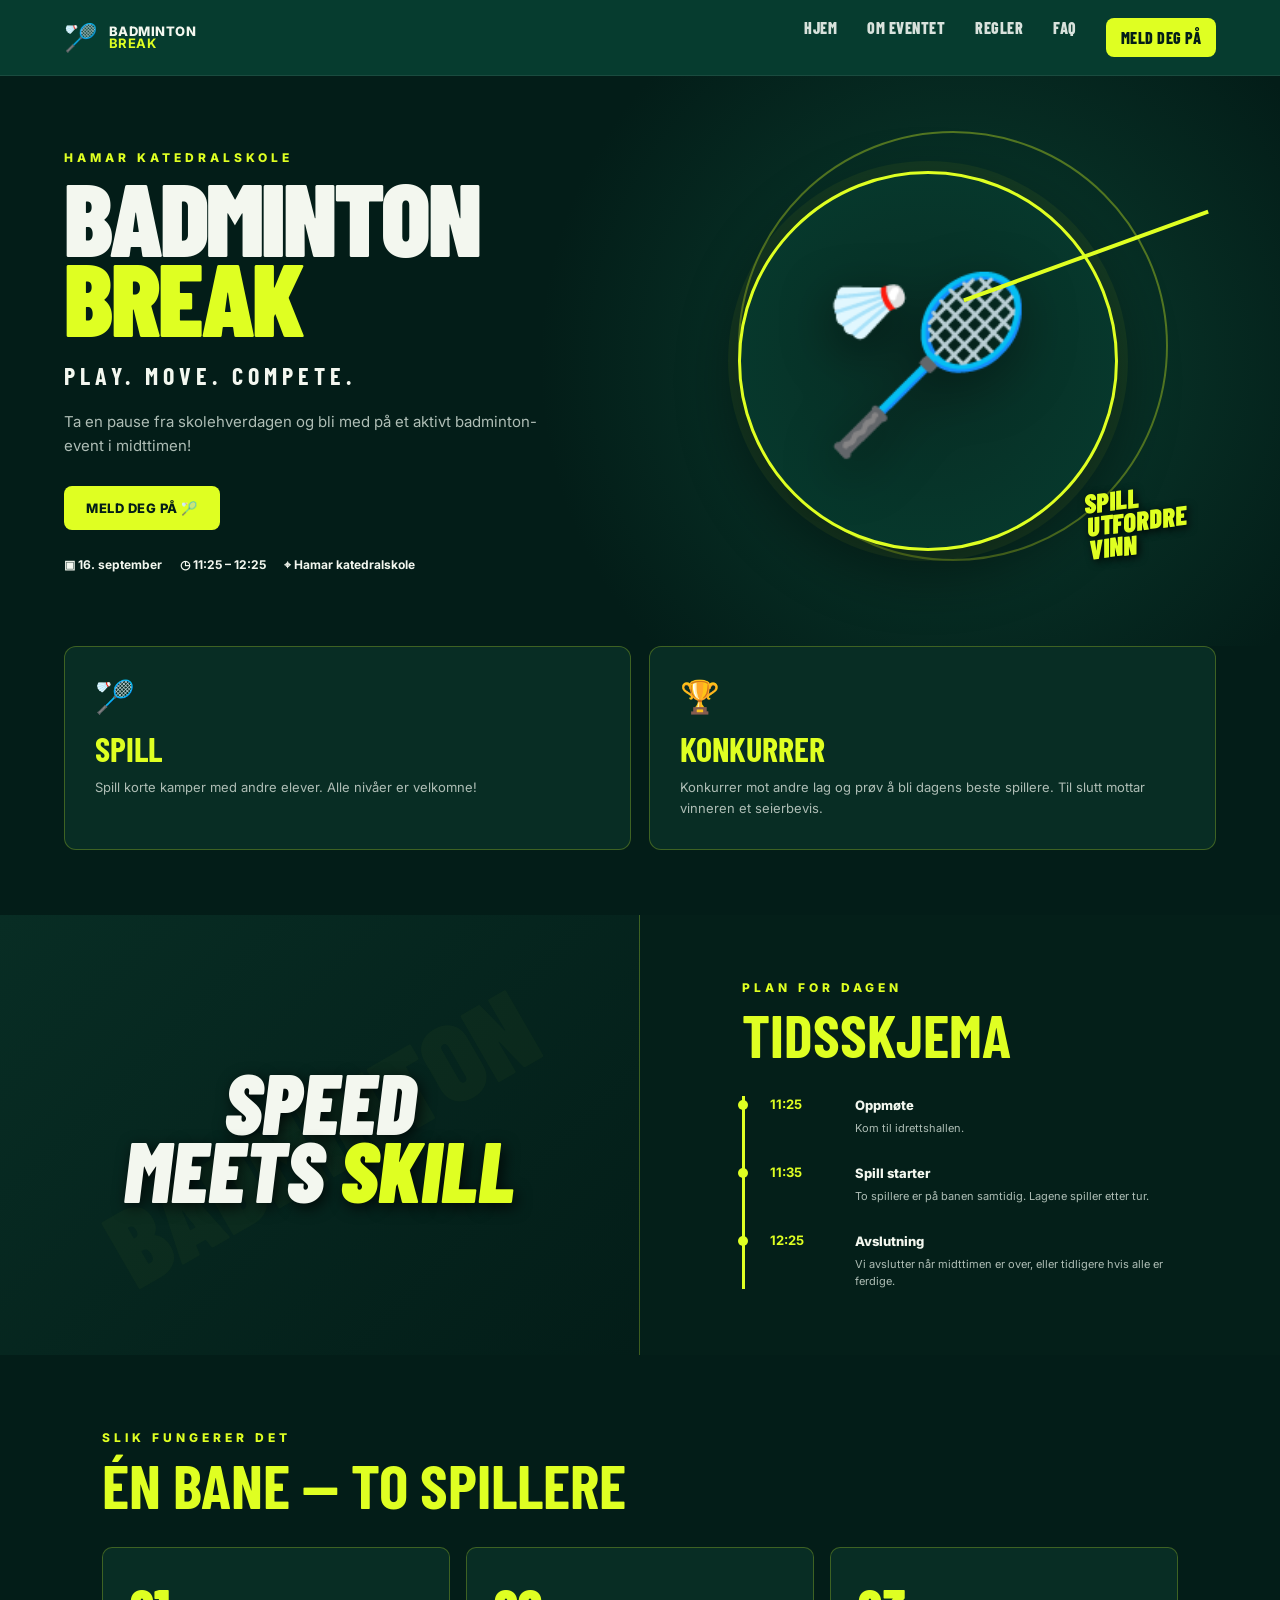
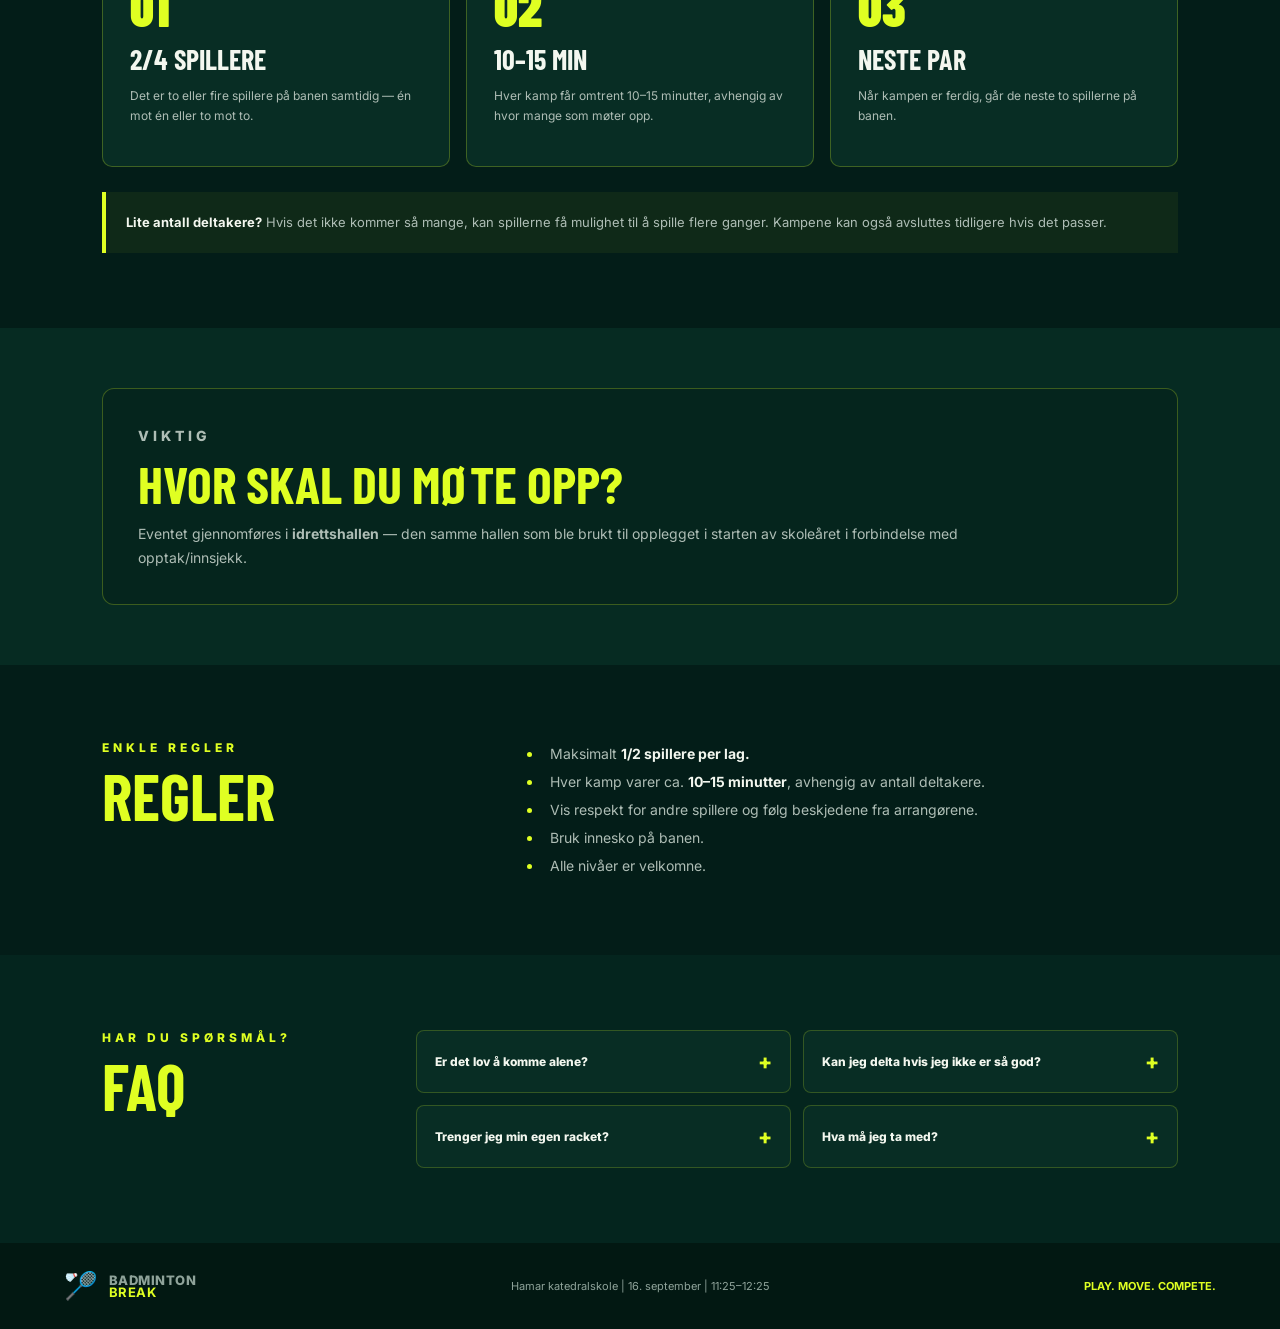
<file: index.html>
<!DOCTYPE html>
<html lang="no">
<head>
<meta charset="UTF-8">
<meta name="viewport" content="width=device-width, initial-scale=1.0">
<title>Badminton Break — Hamar Katedralskole</title>
<link rel="preconnect" href="https://fonts.googleapis.com">
<link rel="preconnect" href="https://fonts.gstatic.com" crossorigin>
<link href="https://fonts.googleapis.com/css2?family=Barlow+Condensed:ital,wght@0,600;0,700;0,800;0,900;1,900&family=Inter:wght@400;500;600;700;800&display=swap" rel="stylesheet">
<link rel="stylesheet" href="style.css">
</head>
<body>

<header class="nav">
<a class="logo" href="#home"><span class="logo-mark">🏸</span><span>BADMINTON<br><b>BREAK</b></span></a>
<nav>
<a href="#home">HJEM</a>
<a href="#event">OM EVENTET</a>
<a href="#rules">REGLER</a>
<a href="#faq">FAQ</a>
<a class="nav-cta" href="regestrasjon.html">MELD DEG PÅ</a>
</nav>
</header>

<main>
<section class="hero" id="home">
<div class="hero-copy">
<p class="eyebrow">HAMAR KATEDRALSKOLE</p>
<h1>BADMINTON <span>BREAK</span></h1>
<h2>PLAY. MOVE. COMPETE.</h2>
<p class="lead">Ta en pause fra skolehverdagen og bli med på et aktivt badminton-event i midttimen!</p>
<a class="hero-cta" href="regestrasjon.html">MELD DEG PÅ 🏸</a>
<div class="event-meta">
<span>▣ 16. september</span>
<span>◷ 11:25 – 12:25</span>
<span>⌖ Hamar katedralskole</span>
</div>
</div>
<div class="hero-art">
<div class="hero-graphic">
<span class="badminton-icon">🏸</span>
</div>
<div class="circle"></div>
<div class="speed-line"></div>
<div class="scribble">SPILL<br>UTFORDRE<br>VINN</div>
</div>
</section>

<section class="cards">
<article class="card">
<span class="icon">🏸</span>
<h3>SPILL</h3>
<p>Spill korte kamper med andre elever. Alle nivåer er velkomne!</p>
</article>
<article class="card">
<span class="icon">🏆</span>
<h3>KONKURRER</h3>
<p>Konkurrer mot andre lag og prøv å bli dagens beste spillere. Til slutt mottar vinneren et seierbevis.</p>
</article>
</section>

<section class="split" id="event">
<div class="photo-panel"> 
<div class="photo-overlay">
<p>SPEED</p>
<p>MEETS <span>SKILL</span></p>
</div>
</div>
<div class="schedule">
<p class="eyebrow">PLAN FOR DAGEN</p>
<h2>TIDSSKJEMA</h2>
<div class="timeline">
<div><b>11:25</b><span>Oppmøte<br><small>Kom til idrettshallen.</small></span></div>
<div><b>11:35</b><span>Spill starter<br><small>To spillere er på banen samtidig. Lagene spiller etter tur.</small></span></div>
<div><b>12:25</b><span>Avslutning<br><small>Vi avslutter når midttimen er over, eller tidligere hvis alle er ferdige.</small></span></div>
</div>
</div>
</section>

<section class="rotation">
<p class="eyebrow">SLIK FUNGERER DET</p>
<h2>ÉN BANE — TO SPILLERE</h2>
<div class="rotation-grid">
<article class="rotation-card">
<div class="number">01</div>
<h3>2/4 SPILLERE</h3>
<p>Det er to eller fire spillere på banen samtidig — én mot én eller to mot to.</p>
</article>
<article class="rotation-card">
<div class="number">02</div>
<h3>10–15 MIN</h3>
<p>Hver kamp får omtrent 10–15 minutter, avhengig av hvor mange som møter opp.</p>
</article>
<article class="rotation-card">
<div class="number">03</div>
<h3>NESTE PAR</h3>
<p>Når kampen er ferdig, går de neste to spillerne på banen.</p>
</article>
</div>
<div class="notice">
<b>Lite antall deltakere?</b> Hvis det ikke kommer så mange, kan spillerne få mulighet til å spille flere ganger. Kampene kan også avsluttes tidligere hvis det passer.
</div>
</section>

<section class="location">
<div class="location-box">
<p class="eyebrow">VIKTIG</p>
<h2>HVOR SKAL DU MØTE OPP?</h2>
<p>Eventet gjennomføres i <b>idrettshallen</b> — den samme hallen som ble brukt til opplegget i starten av skoleåret i forbindelse med opptak/innsjekk.</p>
</div>
</section>

<section class="rules" id="rules">
<div>
<p class="eyebrow">ENKLE REGLER</p>
<h2>REGLER</h2>
</div>
<ul>
<li>Maksimalt <b>1/2 spillere per lag.</b></li>
<li>Hver kamp varer ca. <b>10–15 minutter</b>, avhengig av antall deltakere.</li>
<li>Vis respekt for andre spillere og følg beskjedene fra arrangørene.</li>
<li>Bruk innesko på banen.</li>
<li>Alle nivåer er velkomne.</li>
</ul>
</section>

<section class="faq" id="faq">
<div class="faq-title">
<p class="eyebrow">HAR DU SPØRSMÅL?</p>
<h2>FAQ</h2>
</div>
<div class="faq-list">
<details><summary>Er det lov å komme alene?</summary><p>Ja. Du kan komme alene. Vi organiserer lagene når deltakerne møter opp.</p></details>
<details><summary>Kan jeg delta hvis jeg ikke er så god?</summary><p>Ja! Eventet er laget for elever på alle nivåer.</p></details>
<details><summary>Trenger jeg min egen racket?</summary><p>Nei. Vi kommer til å gi deltakerne racketer som kan brukes under eventet.</p></details>
<details><summary>Hva må jeg ta med?</summary><p>Ta med innesko, vannflaske og godt humør.</p></details>
</div>
</section>
</main>

<footer>
<div class="logo"><span class="logo-mark">🏸</span><span>BADMINTON<br><b>BREAK</b></span></div>
<span>Hamar katedralskole | 16. september | 11:25–12:25</span>
<b class="lime">PLAY. MOVE. COMPETE.</b>
</footer>

<script src="script.js" defer></script>
</body>
</html>
</file>
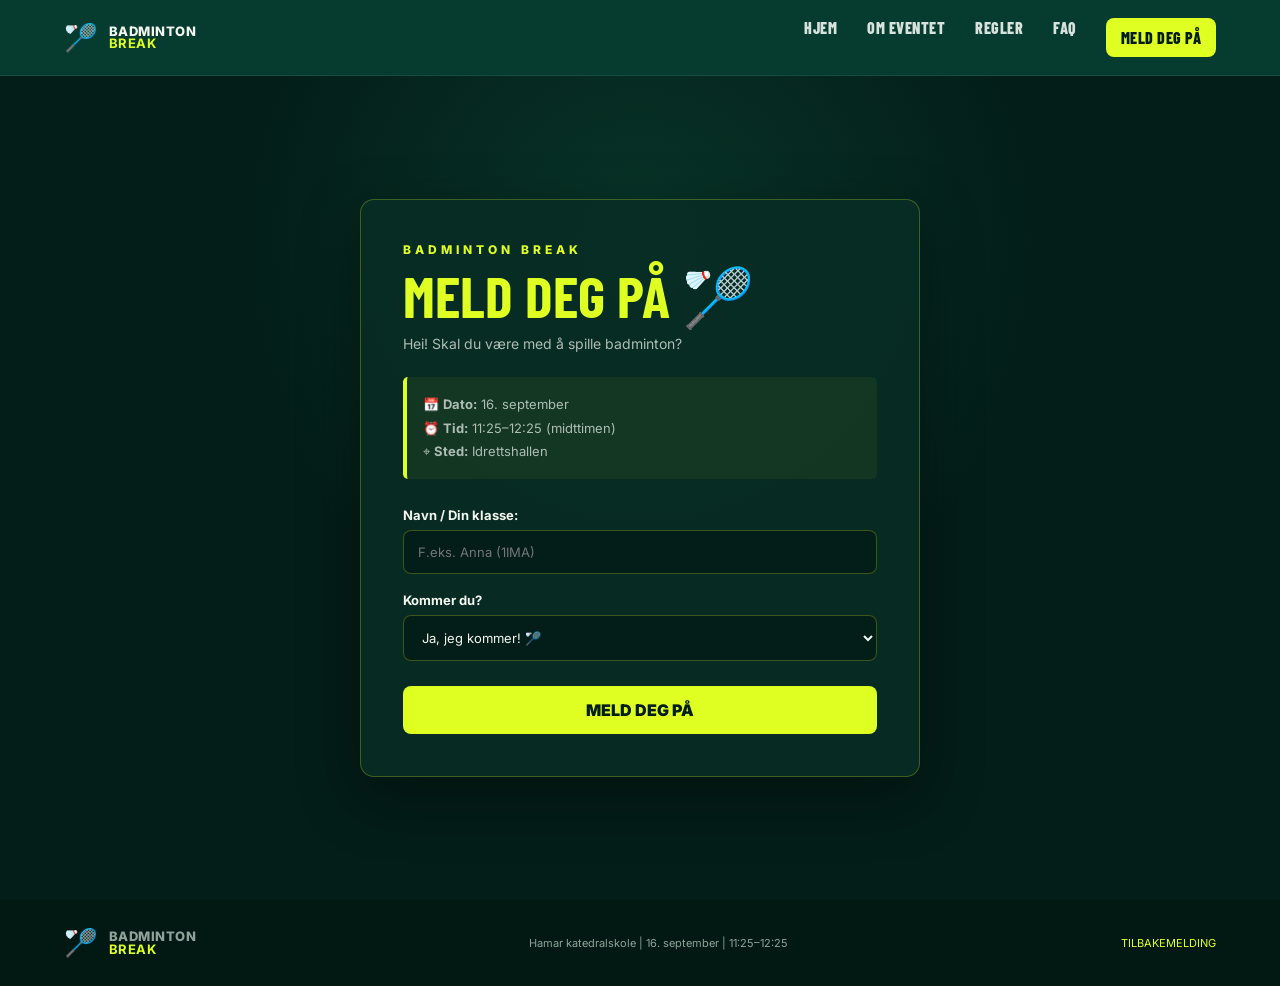
<file: regestrasjon.html>
<!DOCTYPE html>
<html lang="no">
<head>
  <meta charset="UTF-8">
  <meta name="viewport" content="width=device-width, initial-scale=1.0">
  <title>Påmelding — Badminton Break</title>
  <link rel="preconnect" href="https://fonts.googleapis.com">
  <link rel="preconnect" href="https://fonts.gstatic.com" crossorigin>
  <link href="https://fonts.googleapis.com/css2?family=Barlow+Condensed:ital,wght@0,600;0,700;0,800;0,900;1,900&family=Inter:wght@400;500;600;700;800&display=swap" rel="stylesheet">
  <link rel="stylesheet" href="style.css">
</head>
<body>
<header class="nav">
  <a class="logo" href="index.html"><span class="logo-mark">🏸</span><span>BADMINTON<br><b>BREAK</b></span></a>
  <nav>
    <a href="index.html">HJEM</a>
    <a href="index.html#event">OM EVENTET</a>
    <a href="index.html#rules">REGLER</a>
    <a href="index.html#faq">FAQ</a>
    <a class="nav-cta" href="regestrasjon.html">MELD DEG PÅ</a>
  </nav>
</header>

<main class="form-page">
  <section class="form-card">
    <p class="eyebrow">BADMINTON BREAK</p>
    <h1>MELD DEG PÅ 🏸</h1>
    <p class="form-intro">Hei! Skal du være med å spille badminton?</p>
    <div class="event-info">
      📅 <strong>Dato:</strong> 16. september<br>
      ⏰ <strong>Tid:</strong> 11:25–12:25 (midttimen)<br>
      ⌖ <strong>Sted:</strong> Idrettshallen
    </div>

    <form id="regForm" action="https://formspree.io/f/xbgjzaky" method="POST">
      <input type="hidden" name="_subject" value="Badminton Break — Påmelding">
      <label for="name">Navn / Din klasse:</label>
      <input type="text" id="name" name="name" placeholder="F.eks. Anna (1IMA)" required>

      <label for="attendance">Kommer du?</label>
      <select id="attendance" name="attendance" required>
        <option value="Ja, kommer!">Ja, jeg kommer! 🏸</option>
        <option value="Nei, kan ikke">Nei, kan dessverre ikke 😢</option>
      </select>

      <button type="submit">MELD DEG PÅ</button>
    </form>

    <div id="thankYouContainer" class="thank-you-message hidden" aria-live="polite">
      <h2>TAKK FOR SVARET! 🎉</h2>
      <p>Svaret ditt er registrert. Vi gleder oss til 16. september!</p>
      <a class="secondary-button" href="index.html">← Tilbake til hovedsiden</a>
    </div>
  </section>
</main>

<footer>
  <div class="logo"><span class="logo-mark">🏸</span><span>BADMINTON<br><b>BREAK</b></span></div>
  <span>Hamar katedralskole | 16. september | 11:25–12:25</span>
  <a class="lime" href="tilbakemelding.html">TILBAKEMELDING</a>
</footer>

<script src="script.js" defer></script>
<script>
  const form = document.getElementById("regForm");
  const thankYouContainer = document.getElementById("thankYouContainer");

  form.addEventListener("submit", async (event) => {
    event.preventDefault();
    const button = form.querySelector("button");
    button.disabled = true;
    button.textContent = "SENDER...";

    try {
      const response = await fetch(form.action, {
        method: "POST",
        body: new FormData(form),
        headers: { Accept: "application/json" }
      });

      if (!response.ok) throw new Error("Submission failed");
      form.classList.add("hidden");
      thankYouContainer.classList.remove("hidden");
    } catch {
      alert("Noe gikk galt. Prøv igjen.");
      button.disabled = false;
      button.textContent = "MELD DEG PÅ";
    }
  });
</script>
</body>
</html>
</file>
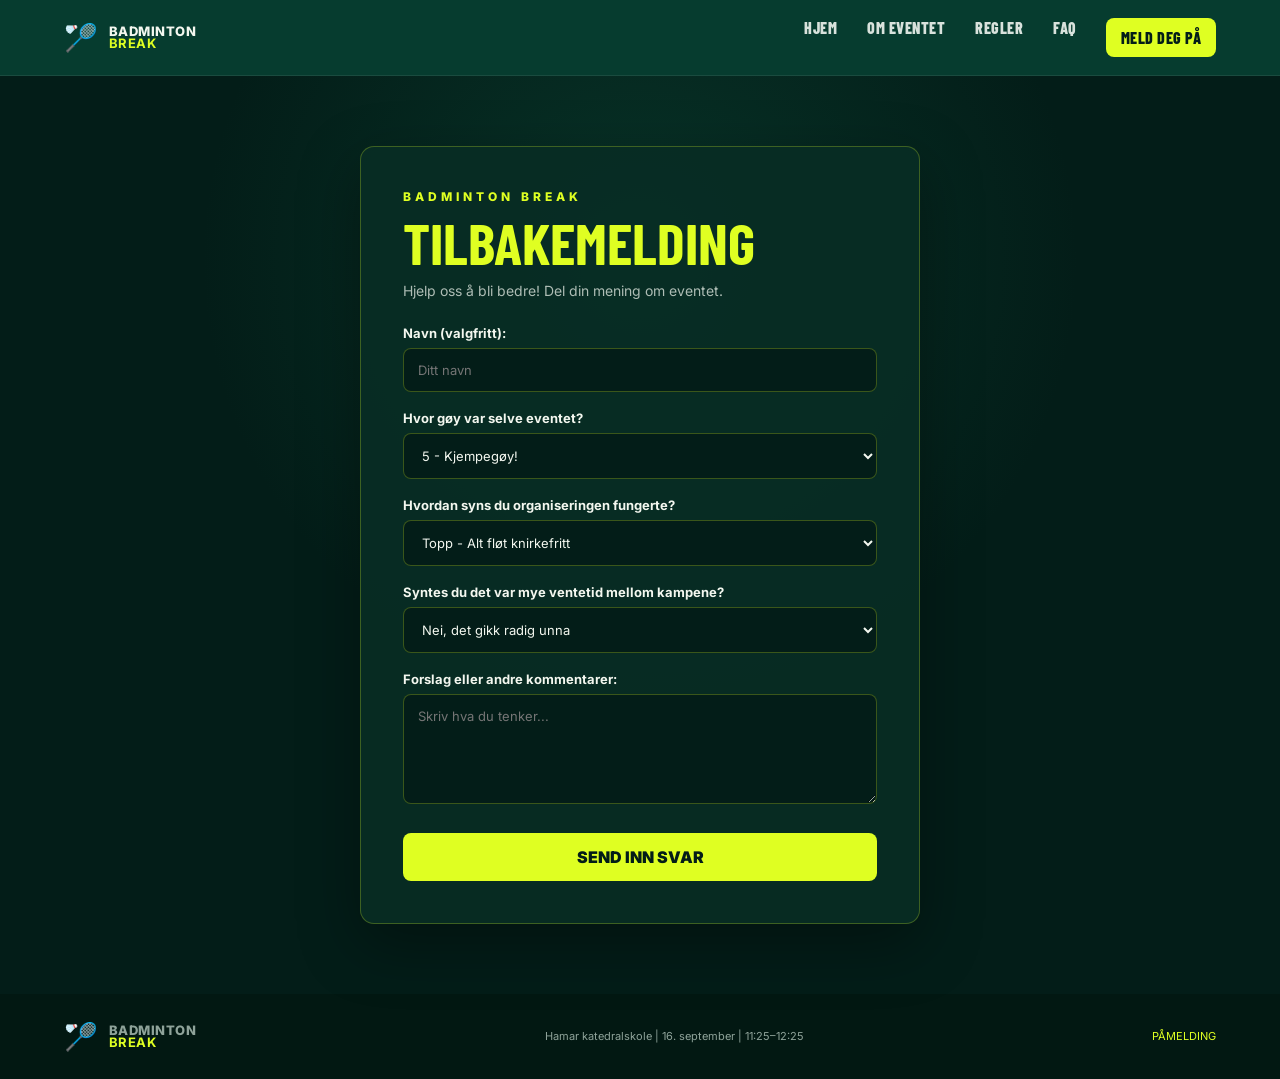
<file: tilbakemelding.html>
<!DOCTYPE html>
<html lang="no">
<head>
  <meta charset="UTF-8">
  <meta name="viewport" content="width=device-width, initial-scale=1.0">
  <title>Tilbakemelding — Badminton Break</title>
  <link rel="preconnect" href="https://fonts.googleapis.com">
  <link rel="preconnect" href="https://fonts.gstatic.com" crossorigin>
  <link href="https://fonts.googleapis.com/css2?family=Barlow+Condensed:ital,wght@0,600;0,700;0,800;0,900;1,900&family=Inter:wght@400;500;600;700;800&display=swap" rel="stylesheet">
  <link rel="stylesheet" href="style.css">
</head>
<body>
<header class="nav">
  <a class="logo" href="index.html"><span class="logo-mark">🏸</span><span>BADMINTON<br><b>BREAK</b></span></a>
  <nav>
    <a href="index.html">HJEM</a>
    <a href="index.html#event">OM EVENTET</a>
    <a href="index.html#rules">REGLER</a>
    <a href="index.html#faq">FAQ</a>
    <a class="nav-cta" href="regestrasjon.html">MELD DEG PÅ</a>
  </nav>
</header>

<main class="form-page">
  <section class="form-card">
    <p class="eyebrow">BADMINTON BREAK</p>
    <h1>TILBAKEMELDING</h1>
    <p class="form-intro">Hjelp oss å bli bedre! Del din mening om eventet.</p>

    <form id="feedbackForm" action="https://formspree.io/f/xaeypdnv" method="POST">
      <input type="hidden" name="_subject" value="Badminton Break — Tilbakemelding">

      <label for="name">Navn (valgfritt):</label>
      <input type="text" id="name" name="name" placeholder="Ditt navn">

      <label for="rating">Hvor gøy var selve eventet?</label>
      <select id="rating" name="rating">
        <option value="5">5 - Kjempegøy!</option>
        <option value="4">4 - Veldig bra</option>
        <option value="3">3 - Helt ok</option>
        <option value="2">2 - Kjedelig</option>
        <option value="1">1 - Dårlig</option>
      </select>

      <label for="organization">Hvordan syns du organiseringen fungerte?</label>
      <select id="organization" name="organization">
        <option value="topp">Topp - Alt fløt knirkefritt</option>
        <option value="ok">Ok - Helt greit organisert</option>
        <option value="darlig">Dårlig - Rotete og uoversiktlig</option>
      </select>

      <label for="waiting">Syntes du det var mye ventetid mellom kampene?</label>
      <select id="waiting" name="waiting">
        <option value="nei">Nei, det gikk radig unna</option>
        <option value="litt">Litt mye venting</option>
        <option value="mye">Ja, alt for mye venting</option>
      </select>

      <label for="comment">Forslag eller andre kommentarer:</label>
      <textarea id="comment" name="comment" placeholder="Skriv hva du tenker..."></textarea>

      <button type="submit">SEND INN SVAR</button>
    </form>

    <div id="thankYouContainer" class="thank-you-message hidden" aria-live="polite">
      <h2>TAKK FOR SVARET! 🏸</h2>
      <p>Vi setter stor pris på din tilbakemelding.</p>
      <a class="secondary-button" href="index.html">← Tilbake til hovedsiden</a>
    </div>
  </section>
</main>

<footer>
  <div class="logo"><span class="logo-mark">🏸</span><span>BADMINTON<br><b>BREAK</b></span></div>
  <span>Hamar katedralskole | 16. september | 11:25–12:25</span>
  <a class="lime" href="regestrasjon.html">PÅMELDING</a>
</footer>

<script>
  const form = document.getElementById("feedbackForm");
  const thankYouContainer = document.getElementById("thankYouContainer");

  form.addEventListener("submit", async (event) => {
    event.preventDefault();
    const button = form.querySelector("button");
    button.disabled = true;
    button.textContent = "SENDER...";

    try {
      const response = await fetch(form.action, {
        method: "POST",
        body: new FormData(form),
        headers: { Accept: "application/json" }
      });

      if (!response.ok) throw new Error("Submission failed");
      form.classList.add("hidden");
      thankYouContainer.classList.remove("hidden");
    } catch {
      alert("Noe gikk galt. Prøv igjen senere.");
      button.disabled = false;
      button.textContent = "SEND INN SVAR";
    }
  });
</script>
</body>
</html>
</file>
<file: style.css>
@import url('https://fonts.googleapis.com/css2?family=Barlow+Condensed:ital,wght@0,600;0,700;0,800;0,900;1,900&family=Inter:wght@400;500;600;700;800&display=swap');

:root {
    --green: #063c2f;
    --dark-green: #031d18;
    --lime: #dfff22;
    --white: #f3f7ef;
    --gray: #aebdb5;
    --line: rgba(223, 255, 34, 0.25);
    --card: #082d24;
}

* {
    box-sizing: border-box;
    margin: 0;
    padding: 0;
}

html {
    scroll-behavior: smooth;
}

body {
    margin: 0;
    background: var(--dark-green);
    color: var(--white);
    font-family: "Inter", Arial, sans-serif;
    overflow-x: hidden;
}

a {
    color: inherit;
    text-decoration: none;
}


.nav {
    width: 100%;
    height: 76px;
    display: flex;
    align-items: center;
    padding: 0 5vw;
    background: var(--green);
    position: sticky;
    top: 0;
    z-index: 1000;
    border-bottom: 1px solid rgba(255,255,255,0.08);
}

.logo {
    display: flex;
    align-items: center;
    gap: 10px;
    font-size: 13px;
    line-height: 0.95;
    font-weight: 800;
    letter-spacing: 0.5px;
}

.logo b {
    color: var(--lime);
}

.logo-mark {
    font-size: 27px;
}

.nav nav {
    display: flex;
    gap: 30px;
    margin-left: auto;
}

.nav nav a {
    font-family: "Barlow Condensed", sans-serif;
    font-size: 16px;
    font-weight: 800;
    letter-spacing: 0.5px;
    color: #d8e2dc;
    transition: 0.2s ease;
}

.nav nav a:hover {
    color: var(--lime);
}

/* =========================
   ОБЩИЕ ЗАГОЛОВКИ
========================= */

h1, h2, h3 {
    font-family: "Barlow Condensed", Impact, sans-serif;
    text-transform: uppercase;
}

.eyebrow {
    margin-bottom: 12px;
    font-size: 12px;
    font-weight: 800;
    letter-spacing: 4px;
    color: var(--lime);
}


.hero {
    min-height: 570px;
    display: grid;
    grid-template-columns: 1fr 1fr;
    padding: 70px 5vw;
    overflow: hidden;
    background:
        radial-gradient(
            circle at 75% 50%,
            rgba(18, 95, 71, 0.5),
            transparent 42%
        ),
        var(--dark-green);
}

.hero-copy {
    align-self: center;
    position: relative;
    z-index: 3;
    max-width: 680px;
}

.hero h1 {
    margin: 0;
    font-size: clamp(65px, 8vw, 125px);
    line-height: 0.78;
    letter-spacing: -3px;
    font-weight: 900;
}

.hero h1 span {
    display: block;
    color: var(--lime);
}

.hero h2 {
    margin-top: 25px;
    font-size: 24px;
    letter-spacing: 5px;
}

.lead {
    max-width: 500px;
    margin-top: 20px;
    color: var(--gray);
    font-size: 15px;
    line-height: 1.6;
}

.event-meta {
    display: flex;
    flex-wrap: wrap;
    gap: 18px;
    margin-top: 27px;
    color: var(--white);
    font-size: 12px;
    font-weight: 700;
}

/* =========================
   HERO ГРАФИКА (УВЕЛИЧЕННАЯ РАКЕТКА)
========================= */

.hero-art {
    min-height: 430px;
    display: flex;
    align-items: center;
    justify-content: center;
    position: relative;
}

.hero-graphic {
    width: 380px;
    height: 380px;
    position: relative;
    z-index: 3;
    border-radius: 50%;
    border: 3px solid var(--lime);
    background: radial-gradient(circle, var(--card) 0%, var(--green) 100%);
    display: flex;
    align-items: center;
    justify-content: center;
    box-shadow:
        0 0 0 10px rgba(223,255,34,0.05),
        0 20px 60px rgba(0,0,0,0.45);
}

/* Размер иконки ракетки увеличен */
.badminton-icon {
    font-size: 170px;
    filter: drop-shadow(0 15px 25px rgba(0,0,0,0.5));
    animation: float 3s ease-in-out infinite;
}

@keyframes float {
    0%, 100% { transform: translateY(0) rotate(0deg); }
    50% { transform: translateY(-15px) rotate(-5deg); }
}

.circle {
    width: 430px;
    height: 430px;
    position: absolute;
    border: 2px solid var(--lime);
    border-radius: 50%;
    opacity: 0.35;
    transform: translate(25px, -15px);
}

.speed-line {
    position: absolute;
    width: 260px;
    border-top: 4px solid var(--lime);
    transform: rotate(-20deg);
    right: 0;
    top: 25%;
    z-index: 4;
}

.scribble {
    position: absolute;
    right: 5%;
    bottom: 5%;
    z-index: 5;
    color: var(--lime);
    font-family: "Barlow Condensed", sans-serif;
    font-size: 27px;
    font-weight: 900;
    font-style: italic;
    line-height: 0.85;
    transform: rotate(-7deg);
    text-shadow: 2px 2px 8px #000;
}

/* =========================
   SPILL / KONKURRER
========================= */

.cards {
    display: grid;
    grid-template-columns: repeat(2, 1fr);
    gap: 18px;
    padding: 0 5vw 65px;
    background: var(--dark-green);
}

.card {
    min-height: 190px;
    padding: 30px;
    border: 1px solid var(--line);
    border-radius: 12px;
    background: var(--card);
    transition: transform 0.2s ease, border-color 0.2s ease, background 0.2s ease;
}

.card:hover {
    transform: translateY(-5px);
    border-color: var(--lime);
    background: #0c4033;
}

.icon {
    display: block;
    font-size: 32px;
    margin-bottom: 12px;
}

.card h3 {
    font-size: 34px;
    color: var(--lime);
    margin-bottom: 8px;
}

.card p {
    max-width: 520px;
    color: var(--gray);
    font-size: 13px;
    line-height: 1.6;
}

/* =========================
   ГРАФИЧЕСКАЯ ПАНЕЛЬ (УВЕЛИЧЕННЫЙ ТЕКСТ)
========================= */

.split {
    display: grid;
    grid-template-columns: 1fr 1fr;
    min-height: 440px;
}

.photo-panel {
    min-height: 440px;
    position: relative;
    overflow: hidden;
    background: linear-gradient(135deg, var(--card) 0%, var(--dark-green) 100%);
    border-right: 1px solid var(--line);
    display: flex;
    align-items: center;
    justify-content: center;
}

.photo-panel::before {
    content: "BADMINTON";
    position: absolute;
    font-family: "Barlow Condensed", sans-serif;
    font-size: 110px;
    font-weight: 900;
    color: rgba(223, 255, 34, 0.03);
    transform: rotate(-30deg);
    white-space: nowrap;
}

/* Размер шрифта во втором блоке увеличен с 62px до 85px */
.photo-overlay {
    position: relative;
    z-index: 3;
    font-family: "Barlow Condensed", sans-serif;
    font-size: 85px;
    font-weight: 900;
    font-style: italic;
    line-height: 0.8;
    text-shadow: 3px 4px 15px rgba(0,0,0,0.8);
    text-align: center;
}

.photo-overlay p {
    margin: 0;
}

.photo-overlay span {
    color: var(--lime);
}

/* =========================
   РАСПИСАНИЕ
========================= */

.schedule {
    padding: 65px 8vw;
    background: #041f19;
}

.schedule h2 {
    margin-bottom: 35px;
    font-size: 60px;
    line-height: 0.9;
    color: var(--lime);
}

.timeline {
    border-left: 3px solid var(--lime);
    padding-left: 25px;
}

.timeline > div {
    display: grid;
    grid-template-columns: 70px 1fr;
    gap: 15px;
    margin-bottom: 27px;
    position: relative;
}

.timeline > div:last-child {
    margin-bottom: 0;
}

.timeline > div::before {
    content: "";
    position: absolute;
    width: 10px;
    height: 10px;
    left: -32px;
    top: 4px;
    border-radius: 50%;
    background: var(--lime);
}

.timeline b {
    color: var(--lime);
    font-size: 13px;
}

.timeline span {
    font-size: 13px;
    font-weight: 800;
    line-height: 1.5;
}

.timeline small {
    display: block;
    margin-top: 5px;
    color: var(--gray);
    font-size: 11px;
    font-weight: 400;
    line-height: 1.5;
}


.rotation {
    padding: 75px 8vw;
    background: var(--dark-green);
}

.rotation h2 {
    margin-bottom: 35px;
    font-size: 62px;
    line-height: 0.9;
    color: var(--lime);
}

.rotation-grid {
    display: grid;
    grid-template-columns: repeat(3, 1fr);
    gap: 16px;
}

.rotation-card {
    min-height: 220px;
    padding: 27px;
    border: 1px solid var(--line);
    border-radius: 10px;
    background: var(--card);
}

.number {
    margin-bottom: 5px;
    font-family: "Barlow Condensed", sans-serif;
    font-size: 52px;
    font-weight: 900;
    color: var(--lime);
}

.rotation-card h3 {
    margin-bottom: 10px;
    font-size: 28px;
}

.rotation-card p {
    color: var(--gray);
    font-size: 12px;
    line-height: 1.6;
}

.notice {
    margin-top: 25px;
    padding: 20px;
    border-left: 4px solid var(--lime);
    background: rgba(223,255,34,0.05);
    color: var(--gray);
    font-size: 13px;
    line-height: 1.6;
}

.notice b {
    color: var(--white);
}


.location {
    padding: 60px 8vw;
    background: #062b22;
}

.location-box {
    padding: 35px;
    border: 1px solid var(--line);
    border-radius: 12px;
    background: rgba(0,0,0,0.12);
}

.location h2 {
    margin-bottom: 15px;
    font-size: 52px;
    line-height: 0.9;
    color: var(--lime);
}

.location p {
    max-width: 850px;
    color: var(--gray);
    font-size: 14px;
    line-height: 1.7;
}



.rules {
    display: grid;
    grid-template-columns: 0.7fr 1.3fr;
    gap: 60px;
    padding: 75px 8vw;
    background: var(--dark-green);
}

.rules h2 {
    font-size: 64px;
    line-height: 0.9;
    color: var(--lime);
}

.rules ul {
    margin: 0;
    padding-left: 25px;
    color: var(--gray);
    font-size: 14px;
    line-height: 2;
}

.rules li {
    padding-left: 7px;
}

.rules li::marker {
    color: var(--lime);
}

.rules b {
    color: var(--white);
}

/* =========================
   FAQ
========================= */

.faq {
    display: grid;
    grid-template-columns: 0.5fr 1.5fr;
    gap: 60px;
    padding: 75px 8vw;
    background: #04251e;
}

.faq h2 {
    font-size: 64px;
    line-height: 0.9;
    color: var(--lime);
}

.faq-list {
    display: grid;
    grid-template-columns: 1fr 1fr;
    gap: 12px;
}

details {
    padding: 18px;
    border: 1px solid rgba(223,255,34,0.2);
    border-radius: 8px;
    background: var(--card);
}

summary {
    display: flex;
    align-items: center;
    justify-content: space-between;
    gap: 15px;
    color: var(--white);
    font-size: 12px;
    font-weight: 800;
    cursor: pointer;
    list-style: none;
}

summary::-webkit-details-marker {
    display: none;
}

summary::after {
    content: "+";
    flex-shrink: 0;
    color: var(--lime);
    font-size: 21px;
}

details[open] summary::after {
    content: "−";
}

details p {
    margin-top: 15px;
    color: var(--gray);
    font-size: 12px;
    line-height: 1.6;
}



footer {
    display: flex;
    align-items: center;
    justify-content: space-between;
    gap: 20px;
    padding: 30px 5vw;
    background: #021812;
    color: #8fa39a;
    font-size: 11px;
}

footer .lime {
    color: var(--lime);
}



@media (max-width: 900px) {
    .hero {
        grid-template-columns: 1fr;
        padding: 55px 25px 30px;
    }

    .hero-art {
        min-height: 370px;
        margin-top: 30px;
    }

    .hero-graphic {
        width: 300px;
        height: 300px;
    }

    .badminton-icon {
        font-size: 130px;
    }

    .circle {
        width: 320px;
        height: 320px;
    }

    .cards {
        grid-template-columns: 1fr;
        padding-left: 25px;
        padding-right: 25px;
    }

    .split {
        grid-template-columns: 1fr;
    }

    .photo-panel {
        min-height: 300px;
    }

    .photo-overlay {
        font-size: 65px;
    }

    .rotation-grid {
        grid-template-columns: 1fr;
    }

    .rules, .faq {
        grid-template-columns: 1fr;
        gap: 35px;
    }
}

@media (max-width: 650px) {
    .nav {
        height: auto;
        padding: 18px 20px;
        flex-wrap: wrap;
    }

    .nav nav {
        width: 100%;
        margin-left: 0;
        gap: 20px;
        overflow-x: auto;
    }

    .nav nav a {
        white-space: nowrap;
        font-size: 14px;
    }

    .hero {
        padding: 50px 20px 25px;
    }

    .hero h1 {
        font-size: 70px;
        letter-spacing: -2px;
    }

    .hero h2 {
        font-size: 18px;
        letter-spacing: 3px;
    }

    .event-meta {
        flex-direction: column;
        gap: 8px;
    }

    .hero-art {
        min-height: 320px;
    }

    .hero-graphic {
        width: 250px;
        height: 250px;
    }

    .badminton-icon {
        font-size: 110px;
    }

    .circle {
        width: 270px;
        height: 270px;
    }

    .scribble {
        right: 0;
        font-size: 20px;
    }

    .cards {
        padding-bottom: 45px;
    }

    .card {
        padding: 25px;
    }

    .card h3 {
        font-size: 30px;
    }

    .photo-panel {
        min-height: 250px;
    }

    .photo-overlay {
        font-size: 50px;
    }

    .schedule, .rotation, .location, .rules, .faq {
        padding: 50px 20px;
    }

    .schedule h2, .rotation h2, .rules h2, .faq h2 {
        font-size: 50px;
    }

    .timeline > div {
        grid-template-columns: 60px 1fr;
    }

    .faq-list {
        grid-template-columns: 1fr;
    }

    footer {
        flex-direction: column;
        align-items: flex-start;
    }
}

/* =========================
   КНОПКИ И ФОРМЫ
========================= */

.nav-cta,
.hero-cta,
.secondary-button {
    display: inline-flex;
    align-items: center;
    justify-content: center;
    border-radius: 8px;
    font-weight: 800;
    transition: 0.2s ease;
}

.nav-cta {
    padding: 10px 15px;
    color: var(--dark-green) !important;
    background: var(--lime);
}

.nav-cta:hover {
    color: var(--dark-green) !important;
    transform: translateY(-1px);
    filter: brightness(1.05);
}

.hero-cta {
    width: fit-content;
    margin-top: 28px;
    padding: 14px 22px;
    background: var(--lime);
    color: var(--dark-green);
    font-size: 13px;
    letter-spacing: 0.5px;
}

.hero-cta:hover {
    transform: translateY(-2px);
    box-shadow: 0 8px 25px rgba(223,255,34,0.18);
}

.form-page {
    min-height: calc(100vh - 76px);
    display: flex;
    align-items: center;
    justify-content: center;
    padding: 70px 25px;
    background:
        radial-gradient(circle at 50% 20%, rgba(18,95,71,0.35), transparent 45%),
        var(--dark-green);
}

.form-card {
    width: 100%;
    max-width: 560px;
    padding: 42px;
    border: 1px solid var(--line);
    border-radius: 14px;
    background: rgba(8,45,36,0.92);
    box-shadow: 0 20px 60px rgba(0,0,0,0.35);
}

.form-card h1 {
    margin-bottom: 12px;
    font-size: 58px;
    line-height: 0.9;
    color: var(--lime);
}

.form-intro {
    margin-bottom: 22px;
    color: var(--gray);
    font-size: 14px;
    line-height: 1.6;
}

.event-info {
    margin: 20px 0 28px;
    padding: 16px;
    border-left: 4px solid var(--lime);
    border-radius: 5px;
    background: rgba(223,255,34,0.05);
    color: var(--gray);
    font-size: 13px;
    line-height: 1.8;
}

.form-card label {
    display: block;
    margin: 18px 0 7px;
    color: var(--white);
    font-size: 13px;
    font-weight: 700;
}

.form-card input,
.form-card select,
.form-card textarea {
    width: 100%;
    padding: 13px 14px;
    border: 1px solid var(--line);
    border-radius: 8px;
    outline: none;
    background: #031d18;
    color: var(--white);
    font: inherit;
    font-size: 13px;
}

.form-card textarea {
    min-height: 110px;
    resize: vertical;
}

.form-card input:focus,
.form-card select:focus,
.form-card textarea:focus {
    border-color: var(--lime);
    box-shadow: 0 0 0 3px rgba(223,255,34,0.08);
}

.form-card button {
    width: 100%;
    margin-top: 25px;
    padding: 14px;
    border: 0;
    border-radius: 8px;
    background: var(--lime);
    color: var(--dark-green);
    cursor: pointer;
    font: inherit;
    font-weight: 900;
}

.form-card button:hover {
    filter: brightness(1.05);
    transform: translateY(-1px);
}

.form-card button:disabled {
    cursor: wait;
    opacity: 0.7;
}

.secondary-button {
    margin-top: 22px;
    padding: 11px 16px;
    border: 1px solid var(--line);
    color: var(--white);
    font-size: 12px;
}

.secondary-button:hover {
    border-color: var(--lime);
    color: var(--lime);
}

.hidden {
    display: none !important;
}

.thank-you-message {
    text-align: center;
}

.thank-you-message h2 {
    margin-bottom: 12px;
    color: var(--lime);
    font-size: 42px;
    line-height: 0.95;
}

.thank-you-message p {
    color: var(--gray);
    font-size: 14px;
    line-height: 1.6;
}

footer a.lime:hover {
    color: var(--white);
}

@media (max-width: 650px) {
    .nav nav {
        width: 100%;
        justify-content: flex-start;
        gap: 14px;
        margin-top: 14px;
        overflow-x: auto;
        padding-bottom: 3px;
    }

    .nav nav a {
        flex-shrink: 0;
        font-size: 13px;
    }

    .nav-cta {
        padding: 8px 11px !important;
    }

    .form-page {
        padding: 40px 18px;
    }

    .form-card {
        padding: 28px 22px;
    }

    .form-card h1 {
        font-size: 46px;
    }

    footer {
        flex-direction: column;
        text-align: center;
    }
}
</file>
